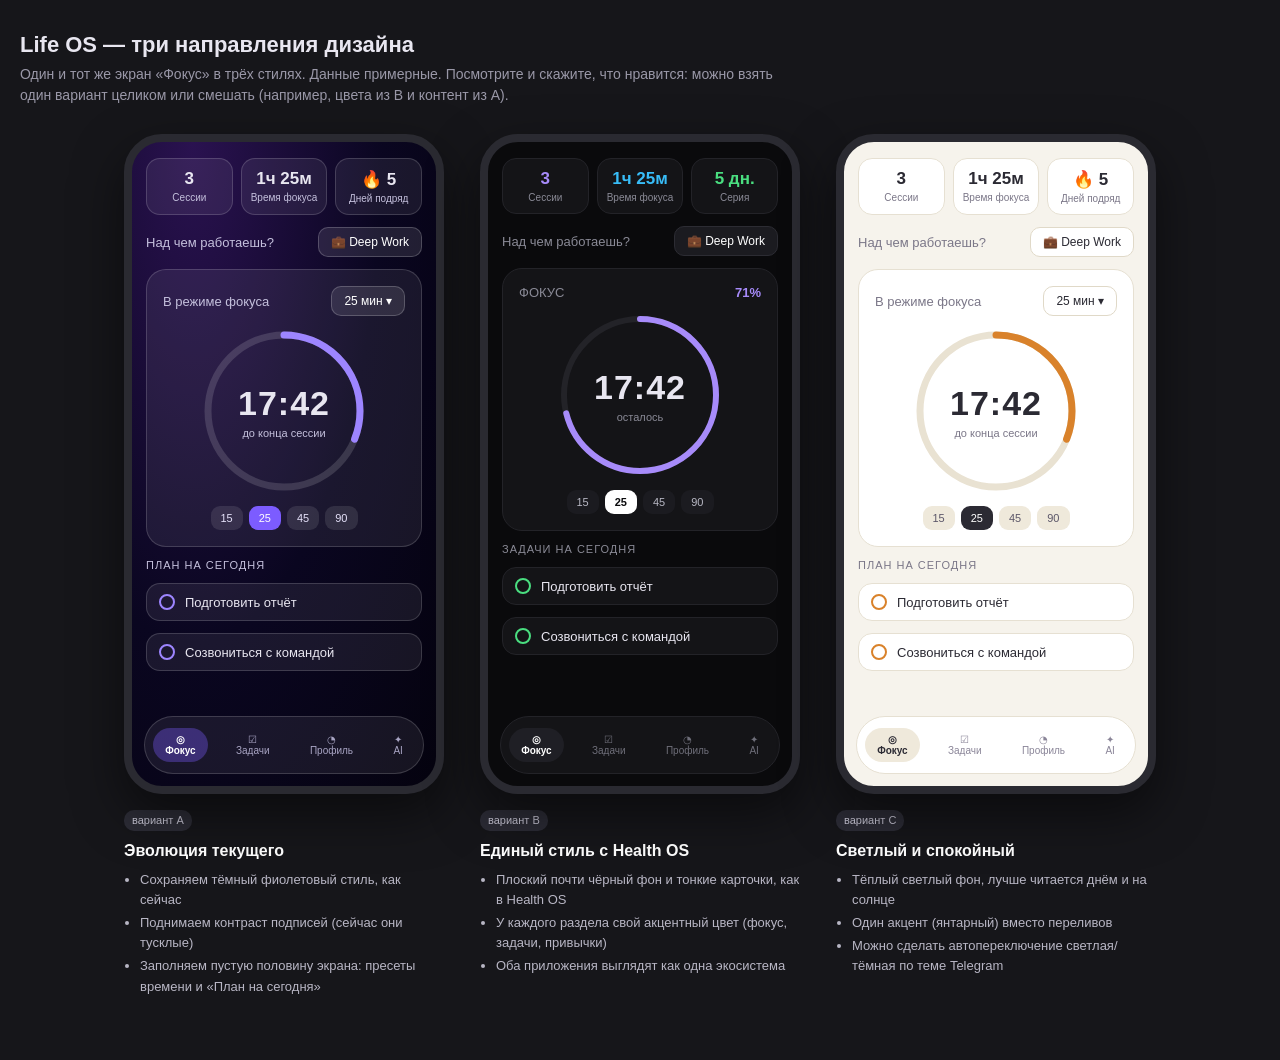
<file: design/life-os-directions.html>
<!DOCTYPE html>
<html lang="ru">
<head>
<meta charset="UTF-8">
<meta name="viewport" content="width=device-width, initial-scale=1">
<title>Life OS — направления дизайна</title>
<style>
*{margin:0;padding:0;box-sizing:border-box}
body{background:#16161a;color:#e8e6f0;font-family:-apple-system,"Segoe UI",Arial,sans-serif;padding:32px 20px 60px}
h1{font-size:22px;margin-bottom:6px}
.lead{color:#9a98a8;font-size:14px;margin-bottom:28px;max-width:760px;line-height:1.5}
.row{display:flex;flex-wrap:wrap;gap:36px;justify-content:center}
.col{width:320px}
.frame{width:320px;height:660px;border-radius:38px;border:8px solid #2a2a31;overflow:hidden;position:relative;box-shadow:0 20px 50px rgba(0,0,0,.5)}
.cap{margin-top:16px;font-size:13px;line-height:1.55;color:#b8b6c4}
.cap b{display:block;font-size:16px;color:#fff;margin-bottom:6px}
.cap li{margin-left:16px;margin-bottom:3px}
.tag{display:inline-block;font-size:11px;padding:2px 8px;border-radius:10px;background:#2c2c36;color:#c9c7d6;margin-bottom:8px}

/* общие элементы экрана */
.screen{position:absolute;inset:0;padding:16px 14px 86px;display:flex;flex-direction:column;gap:12px}
.chips{display:flex;gap:8px}
.chip{flex:1;border-radius:14px;padding:10px 4px;text-align:center}
.chip .v{font-size:17px;font-weight:700}
.chip .l{font-size:10px;margin-top:3px}
.rowb{display:flex;justify-content:space-between;align-items:center;font-size:13px}
.pill{border-radius:10px;padding:7px 12px;font-size:12px}
.card{border-radius:20px;padding:16px}
.ring{position:relative;width:170px;height:170px;margin:10px auto}
.ring svg{position:absolute;inset:0}
.ring .t{position:absolute;inset:0;display:flex;flex-direction:column;align-items:center;justify-content:center}
.ring .t b{font-size:34px;letter-spacing:1px}
.ring .t span{font-size:11px;margin-top:4px}
.presets{display:flex;gap:6px;justify-content:center}
.presets span{font-size:11px;padding:6px 10px;border-radius:9px}
.nav{position:absolute;left:12px;right:12px;bottom:12px;height:58px;border-radius:30px;display:flex;align-items:center;justify-content:space-around;font-size:10px}
.nav div{text-align:center;padding:6px 12px;border-radius:20px}
.nav .a{font-weight:700}
.task{display:flex;align-items:center;gap:10px;font-size:13px;padding:10px 12px;border-radius:14px}
.task i{width:16px;height:16px;border-radius:50%;border:2px solid;flex-shrink:0}

/* A — эволюция */
.A .frame{background:radial-gradient(ellipse at 20% 0,#2a1250 0,#0a0620 55%,#05030f 100%)}
.A .chip,.A .card,.A .task,.A .nav{background:rgba(255,255,255,.07);border:1px solid rgba(255,255,255,.16)}
.A .chip .l,.A .rowb .dim,.A .ring .t span{color:#c4c0dc}
.A .pill{background:rgba(255,255,255,.1);border:1px solid rgba(255,255,255,.2);color:#fff}
.A .presets span{background:rgba(255,255,255,.1);color:#e6e2fa}
.A .presets .on{background:#7c5cff;color:#fff}
.A .nav div{color:#a9a5c4}.A .nav .a{background:rgba(124,92,255,.35);color:#fff}
.A .task i{border-color:#9d85ff}
.A .sub{font-size:11px;color:#c4c0dc;letter-spacing:1px;text-transform:uppercase}

/* B — единый стиль с Health OS */
.B .frame{background:#0a0a0c}
.B .chip,.B .card,.B .task,.B .nav{background:#141417;border:1px solid #232328}
.B .chip .l,.B .rowb .dim,.B .ring .t span{color:#8a8a96}
.B .pill{background:#1b1b20;border:1px solid #2c2c33;color:#fff}
.B .presets span{background:#1b1b20;color:#b8b8c4}
.B .presets .on{background:#fff;color:#0a0a0c;font-weight:700}
.B .nav div{color:#6f6f7a}.B .nav .a{color:#fff;background:#1f1f25}
.B .task i{border-color:#4ade80}
.B .acc1{color:#a78bfa}.B .acc2{color:#38bdf8}.B .acc3{color:#4ade80}
.B .sub{font-size:11px;color:#8a8a96;letter-spacing:1px;text-transform:uppercase}

/* C — светлый спокойный */
.C .frame{background:#f6f3ec}
.C .chip,.C .card,.C .task,.C .nav{background:#fff;border:1px solid #e6e0d2}
.C .chip{color:#2b2a33}.C .chip .l,.C .rowb .dim,.C .ring .t span{color:#7b7788}
.C .screen{color:#2b2a33}
.C .pill{background:#fff;border:1px solid #e0d9c8;color:#2b2a33}
.C .presets span{background:#efe9db;color:#5b5668}
.C .presets .on{background:#2b2a33;color:#fff}
.C .nav div{color:#8a8598}.C .nav .a{color:#2b2a33;background:#efe9db}
.C .task i{border-color:#d9822b}
.C .sub{font-size:11px;color:#7b7788;letter-spacing:1px;text-transform:uppercase}
</style>
</head>
<body>
<h1>Life OS — три направления дизайна</h1>
<p class="lead">Один и тот же экран «Фокус» в трёх стилях. Данные примерные. Посмотрите и скажите, что нравится: можно взять один вариант целиком или смешать (например, цвета из B и контент из A).</p>

<div class="row">

<!-- A -->
<div class="col A">
<div class="frame"><div class="screen">
  <div class="chips">
    <div class="chip"><div class="v">3</div><div class="l">Сессии</div></div>
    <div class="chip"><div class="v">1ч 25м</div><div class="l">Время фокуса</div></div>
    <div class="chip"><div class="v">🔥 5</div><div class="l">Дней подряд</div></div>
  </div>
  <div class="rowb"><span class="dim">Над чем работаешь?</span><span class="pill">💼 Deep Work</span></div>
  <div class="card">
    <div class="rowb"><span class="dim">В режиме фокуса</span><span class="pill">25 мин ▾</span></div>
    <div class="ring">
      <svg viewBox="0 0 170 170"><circle cx="85" cy="85" r="76" fill="none" stroke="rgba(255,255,255,.14)" stroke-width="7"/><circle cx="85" cy="85" r="76" fill="none" stroke="#9d85ff" stroke-width="7" stroke-linecap="round" stroke-dasharray="478" stroke-dashoffset="330" transform="rotate(-90 85 85)"/></svg>
      <div class="t"><b>17:42</b><span>до конца сессии</span></div>
    </div>
    <div class="presets"><span>15</span><span class="on">25</span><span>45</span><span>90</span></div>
  </div>
  <div class="sub">План на сегодня</div>
  <div class="task"><i></i>Подготовить отчёт</div>
  <div class="task"><i></i>Созвониться с командой</div>
  <div class="nav"><div class="a">◎<br>Фокус</div><div>☑<br>Задачи</div><div>◔<br>Профиль</div><div>✦<br>AI</div></div>
</div></div>
<div class="cap"><span class="tag">вариант A</span><b>Эволюция текущего</b>
<ul><li>Сохраняем тёмный фиолетовый стиль, как сейчас</li><li>Поднимаем контраст подписей (сейчас они тусклые)</li><li>Заполняем пустую половину экрана: пресеты времени и «План на сегодня»</li></ul></div>
</div>

<!-- B -->
<div class="col B">
<div class="frame"><div class="screen">
  <div class="chips">
    <div class="chip"><div class="v acc1">3</div><div class="l">Сессии</div></div>
    <div class="chip"><div class="v acc2">1ч 25м</div><div class="l">Время фокуса</div></div>
    <div class="chip"><div class="v acc3">5 дн.</div><div class="l">Серия</div></div>
  </div>
  <div class="rowb"><span class="dim">Над чем работаешь?</span><span class="pill">💼 Deep Work</span></div>
  <div class="card">
    <div class="rowb"><span class="dim">ФОКУС</span><span class="acc1" style="font-weight:600;font-size:13px">71%</span></div>
    <div class="ring">
      <svg viewBox="0 0 170 170"><circle cx="85" cy="85" r="76" fill="none" stroke="#232328" stroke-width="6"/><circle cx="85" cy="85" r="76" fill="none" stroke="#a78bfa" stroke-width="6" stroke-linecap="round" stroke-dasharray="478" stroke-dashoffset="139" transform="rotate(-90 85 85)"/></svg>
      <div class="t"><b>17:42</b><span>осталось</span></div>
    </div>
    <div class="presets"><span>15</span><span class="on">25</span><span>45</span><span>90</span></div>
  </div>
  <div class="sub">Задачи на сегодня</div>
  <div class="task"><i></i>Подготовить отчёт</div>
  <div class="task"><i></i>Созвониться с командой</div>
  <div class="nav"><div class="a">◎<br>Фокус</div><div>☑<br>Задачи</div><div>◔<br>Профиль</div><div>✦<br>AI</div></div>
</div></div>
<div class="cap"><span class="tag">вариант B</span><b>Единый стиль с Health OS</b>
<ul><li>Плоский почти чёрный фон и тонкие карточки, как в Health OS</li><li>У каждого раздела свой акцентный цвет (фокус, задачи, привычки)</li><li>Оба приложения выглядят как одна экосистема</li></ul></div>
</div>

<!-- C -->
<div class="col C">
<div class="frame"><div class="screen">
  <div class="chips">
    <div class="chip"><div class="v">3</div><div class="l">Сессии</div></div>
    <div class="chip"><div class="v">1ч 25м</div><div class="l">Время фокуса</div></div>
    <div class="chip"><div class="v">🔥 5</div><div class="l">Дней подряд</div></div>
  </div>
  <div class="rowb"><span class="dim">Над чем работаешь?</span><span class="pill">💼 Deep Work</span></div>
  <div class="card">
    <div class="rowb"><span class="dim">В режиме фокуса</span><span class="pill">25 мин ▾</span></div>
    <div class="ring">
      <svg viewBox="0 0 170 170"><circle cx="85" cy="85" r="76" fill="none" stroke="#e9e2d2" stroke-width="7"/><circle cx="85" cy="85" r="76" fill="none" stroke="#d9822b" stroke-width="7" stroke-linecap="round" stroke-dasharray="478" stroke-dashoffset="330" transform="rotate(-90 85 85)"/></svg>
      <div class="t"><b>17:42</b><span>до конца сессии</span></div>
    </div>
    <div class="presets"><span>15</span><span class="on">25</span><span>45</span><span>90</span></div>
  </div>
  <div class="sub">План на сегодня</div>
  <div class="task"><i></i>Подготовить отчёт</div>
  <div class="task"><i></i>Созвониться с командой</div>
  <div class="nav"><div class="a">◎<br>Фокус</div><div>☑<br>Задачи</div><div>◔<br>Профиль</div><div>✦<br>AI</div></div>
</div></div>
<div class="cap"><span class="tag">вариант C</span><b>Светлый и спокойный</b>
<ul><li>Тёплый светлый фон, лучше читается днём и на солнце</li><li>Один акцент (янтарный) вместо переливов</li><li>Можно сделать автопереключение светлая/тёмная по теме Telegram</li></ul></div>
</div>

</div>
</body>
</html>
</file>
